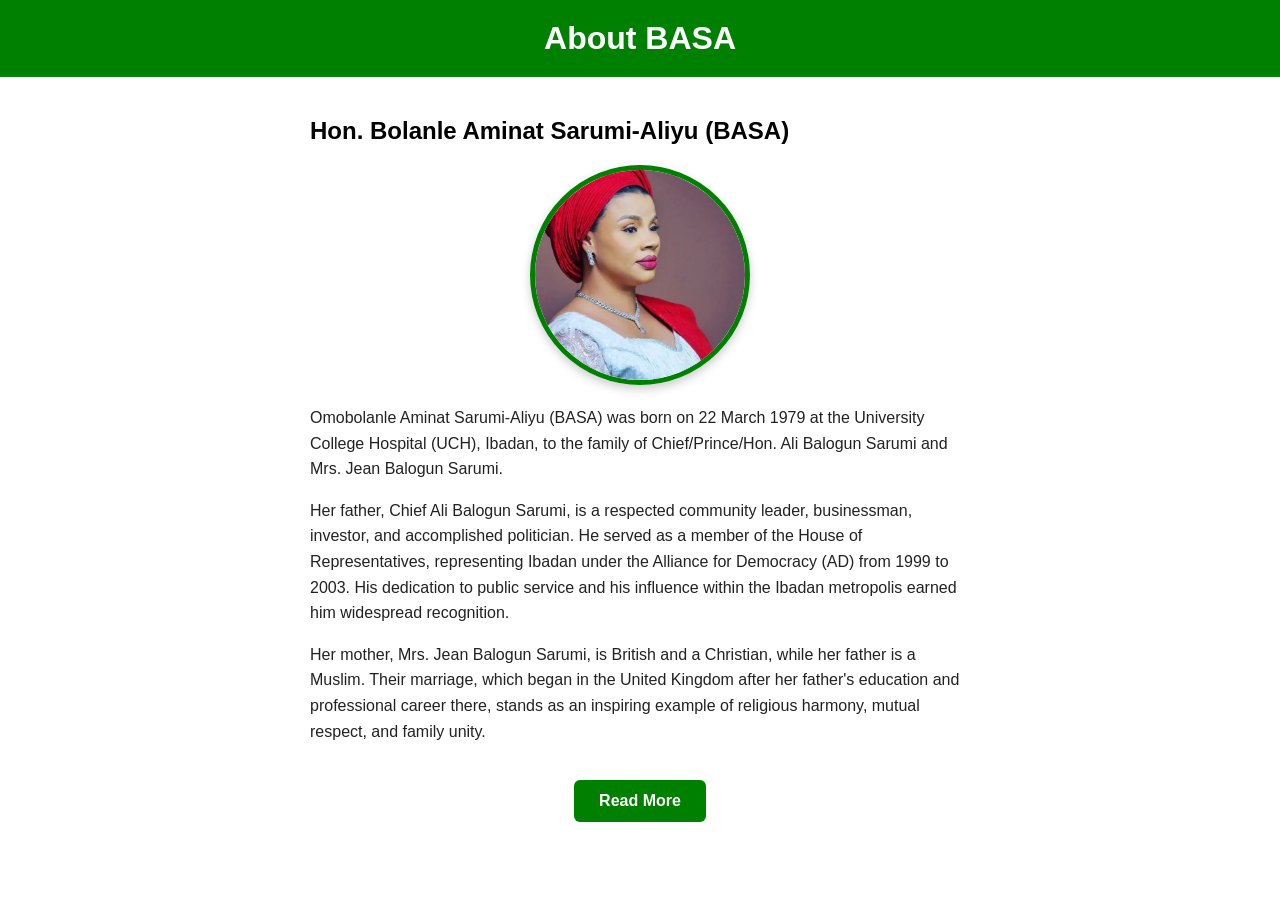
<file: about.html>
<!DOCTYPE html>
<html lang="en">
<head>
    <meta charset="UTF-8">
    <meta name="viewport" content="width=device-width, initial-scale=1.0">
    <title>About BASA</title>
    <style>
* { box-sizing: border-box; }
body { margin: 0; font-family: Arial, Helvetica, sans-serif; }
header {
    background-color: green;
    color: white;
    text-align: center;
    padding: 20px;
}
header h1 { font-size: 32px; margin: 0; }
section {
    max-width: 700px;
    margin: 0 auto;
    padding: 20px;
}
section h2 {
    font-size: 24px;
    margin-top: 20px;
}
section h3 {
    color: green;
    margin-top: 25px;
}
section p {
    font-size: 16px;
    line-height: 1.6;
    color: #222;
}
.hero-image {
    width: 220px;
    height: 220px;
    border-radius: 50%;
    object-fit: cover;
    display: block;
    margin: 20px auto;
    border: 5px solid green;
    box-shadow: 0 4px 10px rgba(0,0,0,0.2);
}
a { color: green; font-weight: bold; text-decoration: none; }
a:hover { text-decoration: underline; }

#fullBio {
    display: none;
}

.read-more-btn {
    display: inline-block;
    background-color: green;
    color: white;
    text-decoration: none;
    padding: 12px 25px;
    border-radius: 6px;
    font-weight: bold;
    margin-top: 20px;
    border: none;
    cursor: pointer;
    font-size: 16px;
}
.read-more-btn:hover {
    background-color: darkgreen;
    text-decoration: none;
}
.read-more-wrap {
    text-align: center;
}
</style>
</head>
<body>

<header>
    <h1>About BASA</h1>
</header>

<section>
    <h2>Hon. Bolanle Aminat Sarumi-Aliyu (BASA)</h2>

    <img src="[data-uri]" alt="Hon. Bolanle Aminat Sarumi-Aliyu" class="hero-image">

    <p>
        Omobolanle Aminat Sarumi-Aliyu (BASA) was born on 22 March 1979 at the University
        College Hospital (UCH), Ibadan, to the family of Chief/Prince/Hon. Ali Balogun Sarumi
        and Mrs. Jean Balogun Sarumi.
    </p>

    <p>
        Her father, Chief Ali Balogun Sarumi, is a respected community leader, businessman,
        investor, and accomplished politician. He served as a member of the House of
        Representatives, representing Ibadan under the Alliance for Democracy (AD) from 1999
        to 2003. His dedication to public service and his influence within the Ibadan
        metropolis earned him widespread recognition.
    </p>

    <p>
        Her mother, Mrs. Jean Balogun Sarumi, is British and a Christian, while her father is
        a Muslim. Their marriage, which began in the United Kingdom after her father's
        education and professional career there, stands as an inspiring example of religious
        harmony, mutual respect, and family unity.
    </p>

    <div id="fullBio">
        <h3>Educational Background</h3>

        <p>
            Omobolanle Sarumi-Aliyu is a woman of exceptional character who chose to pursue
            academic excellence through determination and hard work. She attended her primary
            and secondary education in Ibadan, Nigeria, before furthering her studies in the
            United Kingdom.
        </p>

        <p>
            She studied Social Work and Welfare, Psychology, Sociology, and later obtained a
            degree in Social Policy from Anglia Ruskin University, Cambridge, United Kingdom. Her
            educational background prepared her for a lifetime of leadership, entrepreneurship,
            humanitarian service, and public administration.
        </p>

        <h3>Entrepreneurship and Humanitarian Service</h3>

        <p>
            BASA is the Chief Executive Officer of Bees Bridal Ltd, an event planning, catering,
            decoration, and bridal services company. She is also the Chief Executive Officer of
            Mia Uniform, a uniform manufacturing company, and serves as a Resident Director of a
            British school in Abuja.
        </p>

        <p>
            She founded the Childhood Bridge International Initiative and the BASA Foundation,
            two non-governmental and non-profit organisations dedicated to supporting the less
            privileged, empowering vulnerable communities, and promoting social development
            across Nigeria.
        </p>

        <p>
            Her passion is to build a better Nigeria where every citizen matters regardless of
            tribe, religion, gender, or social status. She is happily married and blessed with
            children.
        </p>

        <h3>Political Career</h3>

        <p>
            Her journey in public service gained national attention in 2011 when she was
            appointed Special Assistant on Social Development to the then Minister of the Federal
            Capital Territory, Chief Jumoke Akinjide.
        </p>

        <p>
            Having grown up in a politically active family, BASA has remained deeply involved in
            grassroots politics and community development. In 2020, she was appointed Senior
            Special Assistant on Diaspora Affairs to the Executive Governor of Oyo State, where
            she worked to strengthen relationships between the state and Nigerians in the
            diaspora.
        </p>

        <p>
            She has also served as the National Chairperson of the Atikulated Global Movement,
            supporting PDP aspirants and candidates through mobilisation and political engagement.
        </p>

        <p>
            BASA's commitment to partisan politics is driven by her desire to serve the people,
            promote gender equality, strengthen democratic institutions, and provide purposeful
            leadership. She believes politics should be a platform for service, integrity,
            accountability, and development.
        </p>

        <p>
            With a vision of a more prosperous and inclusive Oyo State, Hon. Omobolanle Aminat
            Sarumi-Aliyu continues to inspire hope through her dedication to good governance and
            her determination to build a future where no one is left behind.
        </p>
    </div>

    <div class="read-more-wrap">
        <button class="read-more-btn" id="readMoreBtn">Read More</button>
    </div>
</section>

<script>
document.getElementById('readMoreBtn').addEventListener('click', function () {
    const bio = document.getElementById('fullBio');
    const btn = document.getElementById('readMoreBtn');
    if (bio.style.display === 'block') {
        bio.style.display = 'none';
        btn.textContent = 'Read More';
    } else {
        bio.style.display = 'block';
        btn.textContent = 'Show Less';
    }
});
</script>

</body>
</html>
</file>
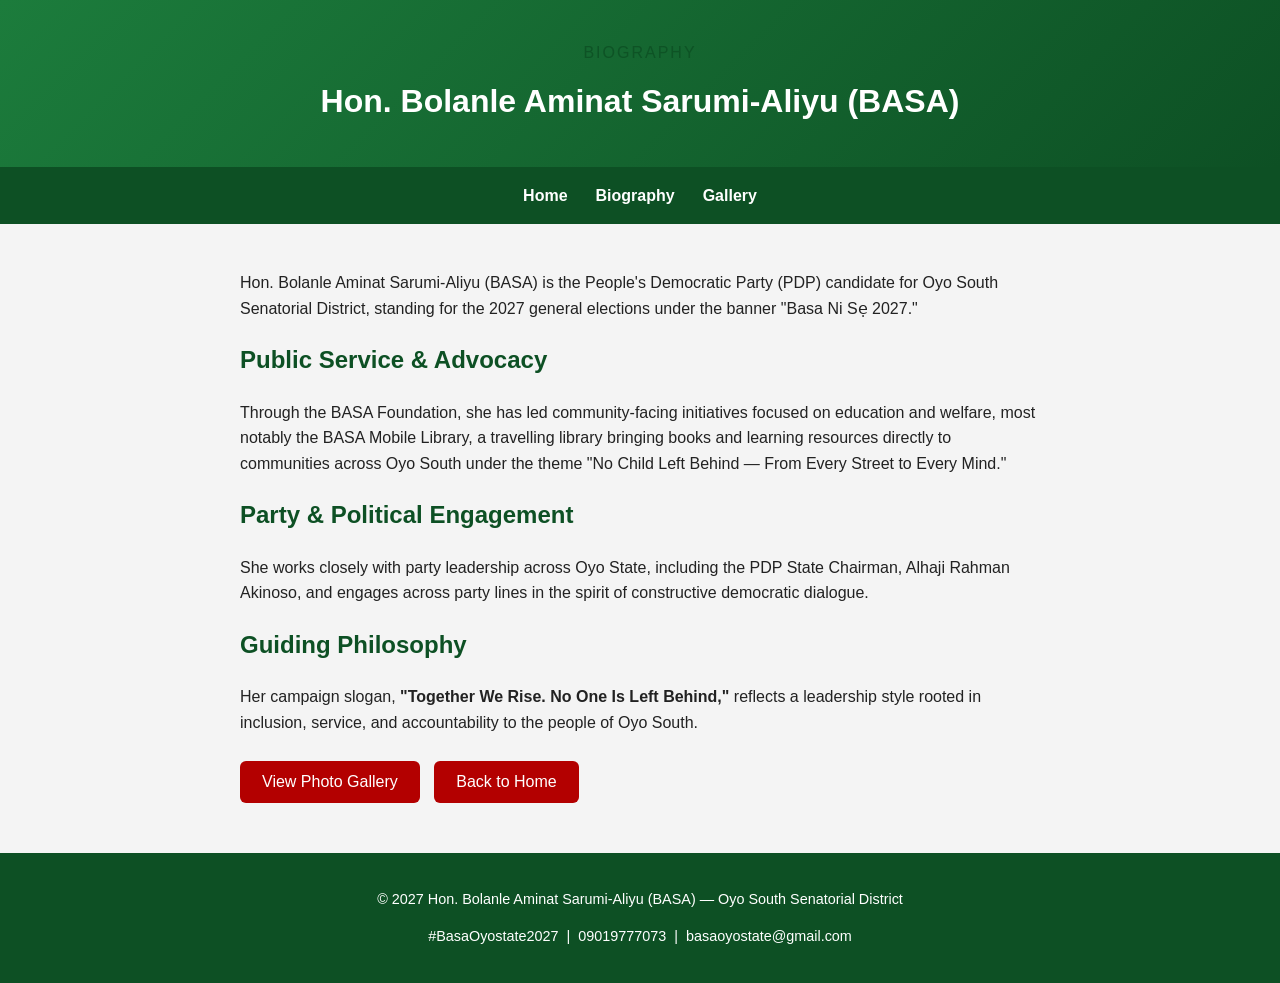
<file: biography.html>
<!DOCTYPE html>
<html lang="en">
<head>
    <meta charset="UTF-8">
    <meta name="viewport" content="width=device-width, initial-scale=1.0">
    <title>Biography | BASA Official Website</title>
    <style>
        body {
            margin: 0;
            font-family: Arial, Helvetica, sans-serif;
            background: #f4f4f4;
            color: #222;
            line-height: 1.6;
        }
        header.hero {
            background: linear-gradient(135deg, #1c7c3c, #0d5024);
            color: #fff;
            text-align: center;
            padding: 40px 20px;
        }
        header.hero h1 {
            margin: 10px 0 0;
            font-size: 2em;
        }
        header.hero h2.welcome-title {
            letter-spacing: 2px;
            font-weight: normal;
            margin: 0;
            font-size: 1em;
            opacity: 0.85;
        }
        nav {
            display: flex;
            flex-wrap: wrap;
            justify-content: center;
            background: #0d5024;
            padding: 10px;
        }
        nav a {
            color: #fff;
            text-decoration: none;
            margin: 6px 14px;
            font-weight: bold;
        }
        nav a:hover {
            text-decoration: underline;
        }
        .container {
            max-width: 800px;
            margin: 0 auto;
            padding: 30px 20px 50px;
        }
        h2 {
            color: #0d5024;
        }
        button {
            background: #b30000;
            color: #fff;
            border: none;
            padding: 12px 22px;
            font-size: 1em;
            border-radius: 6px;
            cursor: pointer;
            margin: 10px 10px 0 0;
        }
        button:hover {
            background: #8a0000;
        }
        a {
            text-decoration: none;
        }
        footer.registration-header {
            background: #0d5024;
            color: #fff;
            text-align: center;
            padding: 20px;
            font-size: 0.9em;
        }
    </style>
</head>
<body>

<header class="hero">
    <h2 class="welcome-title">BIOGRAPHY</h2>
    <h1>Hon. Bolanle Aminat Sarumi-Aliyu (BASA)</h1>
</header>

<nav>
    <a href="index.html">Home</a>
    <a href="biography.html">Biography</a>
    <a href="gallery.html">Gallery</a>
</nav>

<div class="container">
    <p>
        Hon. Bolanle Aminat Sarumi-Aliyu (BASA) is the People's
        Democratic Party (PDP) candidate for Oyo South Senatorial
        District, standing for the 2027 general elections under the
        banner "Basa Ni S&#7865; 2027."
    </p>

    <h2>Public Service &amp; Advocacy</h2>
    <p>
        Through the BASA Foundation, she has led community-facing
        initiatives focused on education and welfare, most notably the
        BASA Mobile Library, a travelling library bringing books and
        learning resources directly to communities across Oyo South
        under the theme "No Child Left Behind &mdash; From Every Street
        to Every Mind."
    </p>

    <h2>Party &amp; Political Engagement</h2>
    <p>
        She works closely with party leadership across Oyo State,
        including the PDP State Chairman, Alhaji Rahman Akinoso, and
        engages across party lines in the spirit of constructive
        democratic dialogue.
    </p>

    <h2>Guiding Philosophy</h2>
    <p>
        Her campaign slogan, <strong>"Together We Rise. No One Is Left
        Behind,"</strong> reflects a leadership style rooted in
        inclusion, service, and accountability to the people of Oyo
        South.
    </p>

    <a href="gallery.html"><button>View Photo Gallery</button></a>
    <a href="index.html"><button>Back to Home</button></a>
</div>

<footer class="registration-header">
    <p>&copy; 2027 Hon. Bolanle Aminat Sarumi-Aliyu (BASA) &mdash; Oyo South Senatorial District</p>
    <p>#BasaOyostate2027 &nbsp;|&nbsp; 09019777073 &nbsp;|&nbsp; basaoyostate@gmail.com</p>
</footer>

</body>
</html>
</file>
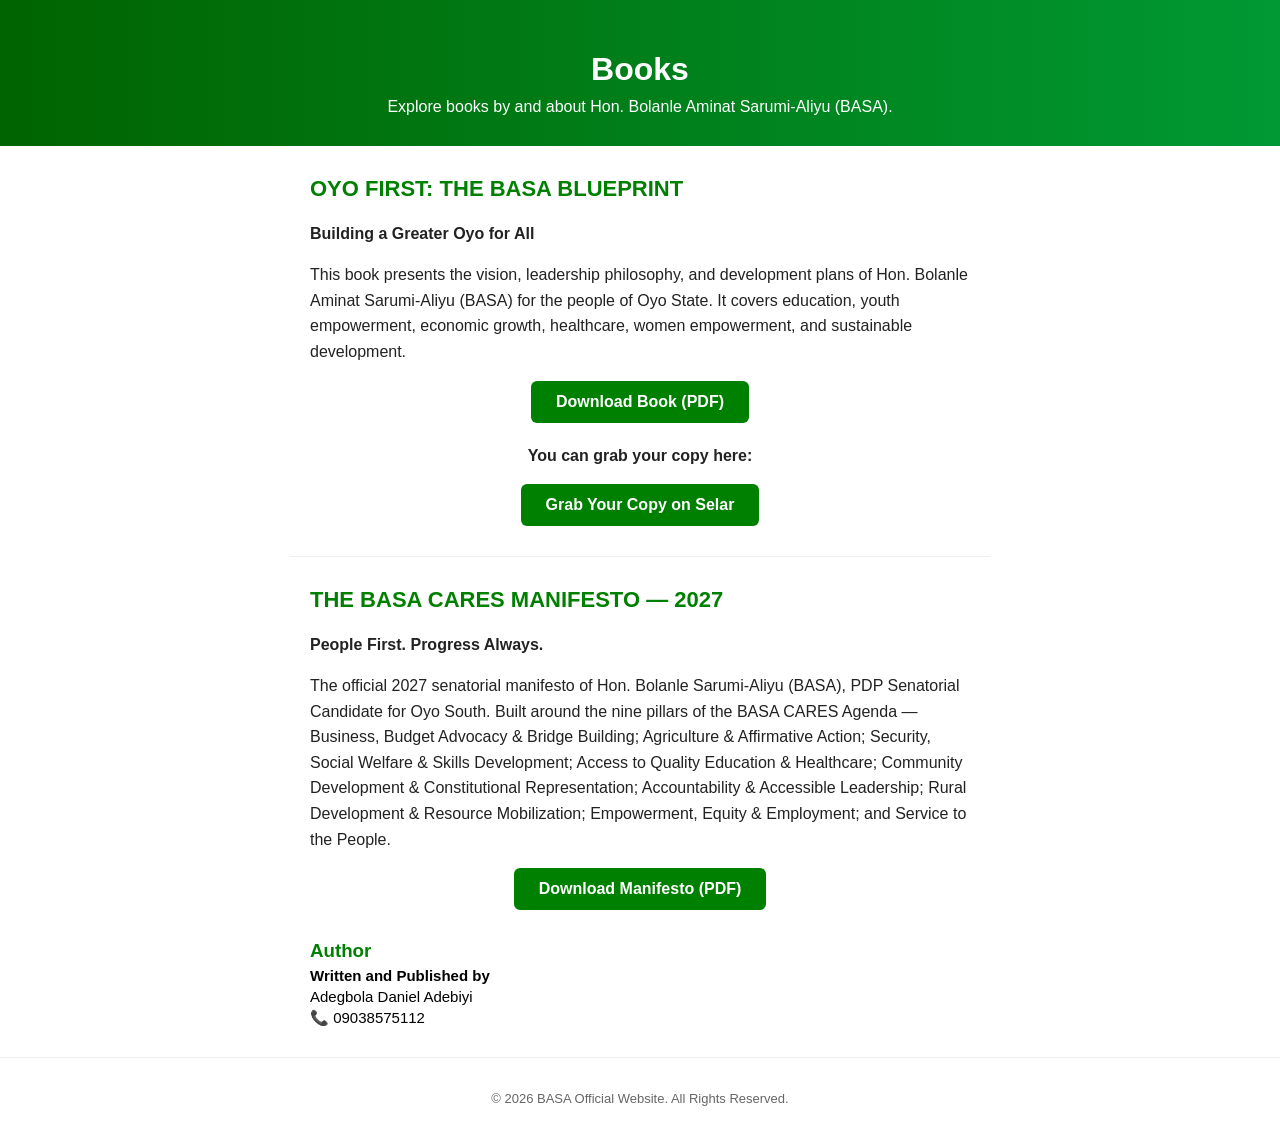
<file: books-3.html>
<!DOCTYPE html>
<html lang="en">
<head>
    <meta charset="UTF-8">
    <meta name="viewport" content="width=device-width, initial-scale=1.0">
    <title>Books | BASA Official Website</title>
    <style>
* { box-sizing: border-box; }
body { margin: 0; font-family: Arial, Helvetica, sans-serif; }

.hero {
    background: linear-gradient(to right, #006400, #009933);
    color: white;
    text-align: center;
    padding: 30px 20px;
}
.hero h1 {
    font-size: 32px;
    margin-bottom: 10px;
}
.hero p {
    font-size: 16px;
    margin: 0;
}

.books-section {
    max-width: 700px;
    margin: 30px auto;
    padding: 0 20px;
}
.books-section h2 {
    color: green;
    font-size: 22px;
}
.books-section p {
    font-size: 16px;
    line-height: 1.6;
    color: #222;
}

.author {
    max-width: 700px;
    margin: 20px auto;
    padding: 0 20px;
}
.author h3 {
    color: green;
    margin-bottom: 5px;
}
.author p {
    margin: 4px 0;
    font-size: 15px;
}

.read-btn {
    display: block;
    width: fit-content;
    background-color: green;
    color: white;
    text-decoration: none;
    padding: 12px 25px;
    border-radius: 6px;
    font-weight: bold;
    margin: 15px auto;
    text-align: center;
}
.read-btn:hover {
    background-color: darkgreen;
}

.grab-copy-text {
    text-align: center;
    font-size: 16px;
    margin-top: 20px;
}

footer {
    text-align: center;
    padding: 20px;
    color: #666;
    font-size: 13px;
    margin-top: 30px;
    border-top: 1px solid #eee;
}
</style>
</head>
<body>

<header class="hero">
    <h1>Books</h1>
    <p>Explore books by and about Hon. Bolanle Aminat Sarumi-Aliyu (BASA).</p>
</header>

<section class="books-section">

    <h2>OYO FIRST: THE BASA BLUEPRINT</h2>

    <p>
        <strong>Building a Greater Oyo for All</strong>
    </p>

    <p>
        This book presents the vision, leadership philosophy, and development plans of Hon. Bolanle Aminat Sarumi-Aliyu (BASA) for the people of Oyo State. It covers education, youth empowerment, economic growth, healthcare, women empowerment, and sustainable development.
    </p>

    <a href="book.pdf" download class="read-btn">
        Download Book (PDF)
    </a>

    <p class="grab-copy-text"><strong>You can grab your copy here:</strong></p>

    <a href="https://selar.com/f891o97r47" target="_blank" class="read-btn">
        Grab Your Copy on Selar
    </a>

</section>

<hr style="max-width:700px;margin:30px auto;border:none;border-top:1px solid #eee;">

<section class="books-section">

    <h2>THE BASA CARES MANIFESTO — 2027</h2>

    <p>
        <strong>People First. Progress Always.</strong>
    </p>

    <p>
        The official 2027 senatorial manifesto of Hon. Bolanle Sarumi-Aliyu (BASA), PDP Senatorial Candidate for Oyo South. Built around the nine pillars of the BASA CARES Agenda — Business, Budget Advocacy &amp; Bridge Building; Agriculture &amp; Affirmative Action; Security, Social Welfare &amp; Skills Development; Access to Quality Education &amp; Healthcare; Community Development &amp; Constitutional Representation; Accountability &amp; Accessible Leadership; Rural Development &amp; Resource Mobilization; Empowerment, Equity &amp; Employment; and Service to the People.
    </p>

    <a href="manifesto-2027.pdf" download class="read-btn">
        Download Manifesto (PDF)
    </a>

</section>

<div class="author">
    <h3>Author</h3>
    <p><strong>Written and Published by</strong></p>
    <p>Adegbola Daniel Adebiyi</p>
    <p>📞 09038575112</p>
</div>

<footer>
    <p>&copy; 2026 BASA Official Website. All Rights Reserved.</p>
</footer>

</body>
</html>
</file>
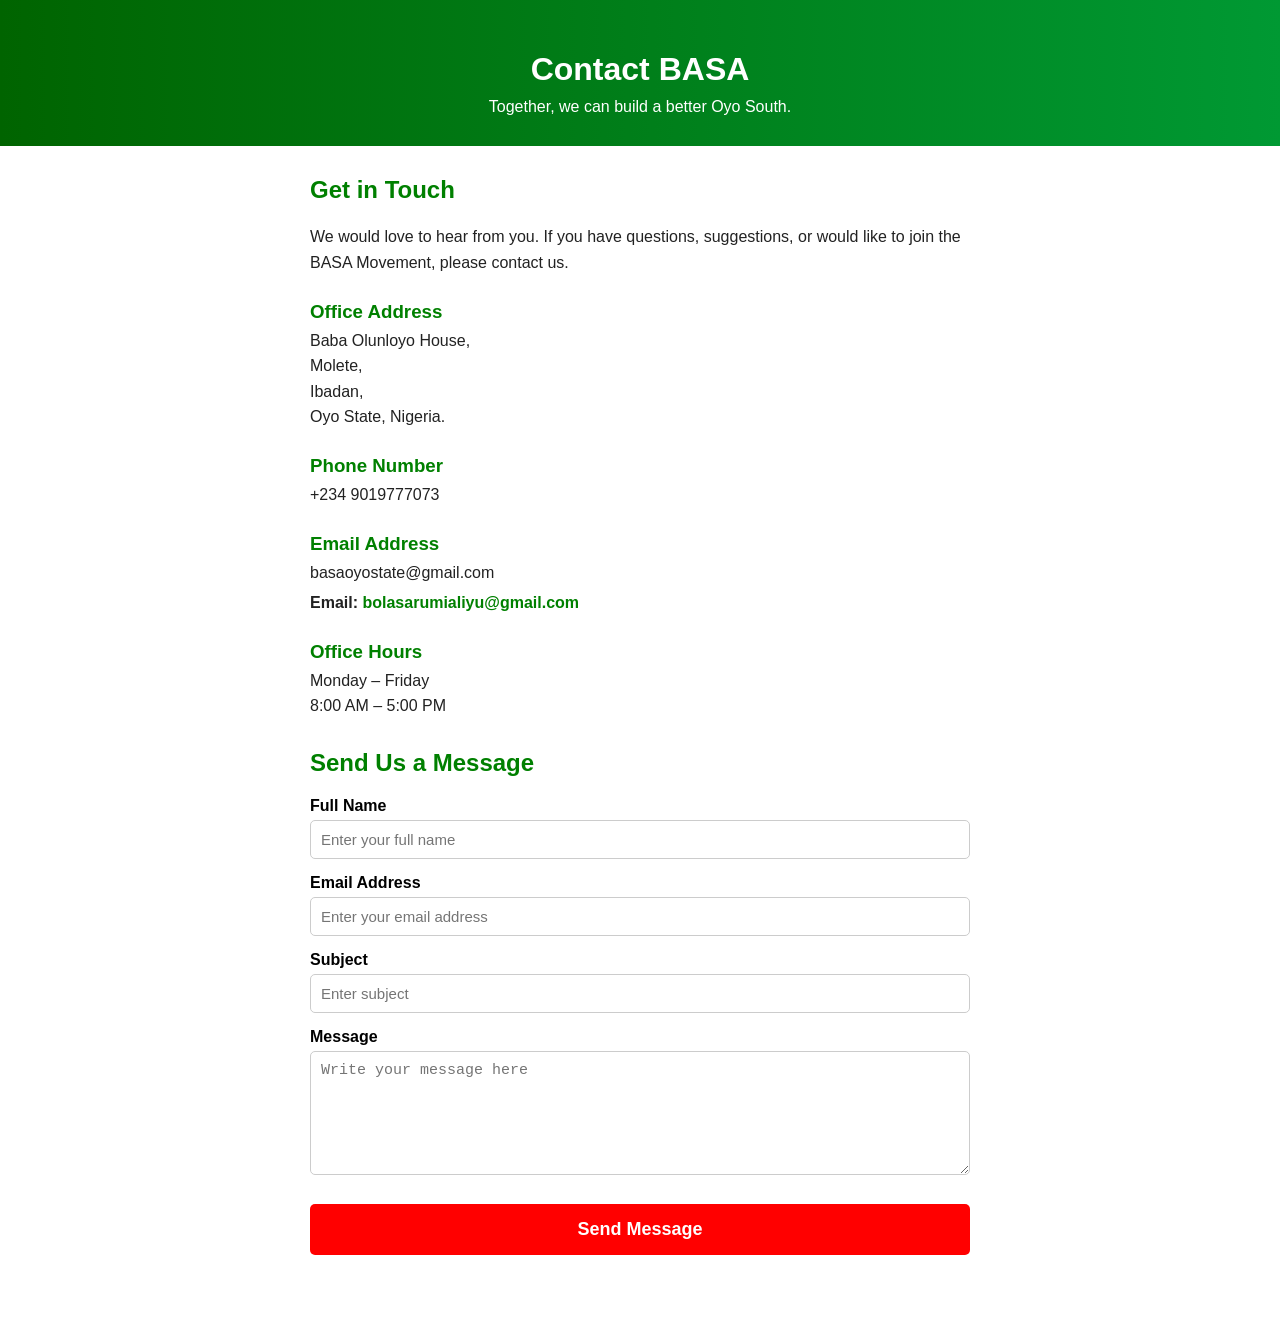
<file: contact.html>
<!DOCTYPE html>
<html lang="en">
<head>
    <meta charset="UTF-8">
    <meta name="viewport" content="width=device-width, initial-scale=1.0">
    <title>Contact - BASA Official Website</title>
    <style>
* { box-sizing: border-box; }
body { margin: 0; font-family: Arial, Helvetica, sans-serif; }

.hero {
    background: linear-gradient(to right, #006400, #009933);
    color: white;
    text-align: center;
    padding: 30px 20px;
}
.hero h1 {
    font-size: 32px;
    margin-bottom: 10px;
}
.hero p {
    font-size: 16px;
    margin: 0;
}

.container {
    max-width: 700px;
    margin: 30px auto;
    padding: 0 20px 40px;
}

.container h2 {
    color: green;
    font-size: 24px;
    margin-top: 30px;
}

.container h3 {
    color: green;
    margin-top: 25px;
    margin-bottom: 5px;
}

.container p {
    font-size: 16px;
    line-height: 1.6;
    color: #222;
    margin: 5px 0;
}

.container a {
    color: green;
    font-weight: bold;
    text-decoration: none;
}
.container a:hover {
    text-decoration: underline;
}

form {
    margin-top: 20px;
}

label {
    display: block;
    margin-top: 15px;
    font-weight: bold;
}

input,
textarea {
    width: 100%;
    padding: 10px;
    margin-top: 5px;
    border: 1px solid #ccc;
    border-radius: 5px;
    font-size: 15px;
}

textarea {
    resize: vertical;
}

button[type="submit"] {
    width: 100%;
    background: red;
    color: white;
    padding: 15px;
    border: none;
    border-radius: 5px;
    font-size: 18px;
    margin-top: 25px;
    cursor: pointer;
    font-weight: bold;
}

button[type="submit"]:hover {
    background: #006400;
}
</style>
</head>

<body>

<header class="hero">
    <h1>Contact BASA</h1>
    <p>Together, we can build a better Oyo South.</p>
</header>

<div class="container">

    <h2>Get in Touch</h2>

    <p>We would love to hear from you. If you have questions, suggestions, or would like to join the BASA Movement, please contact us.</p>

    <h3>Office Address</h3>

    <p>Baba Olunloyo House,<br>
    Molete,<br>
    Ibadan,<br>
    Oyo State, Nigeria.</p>

    <h3>Phone Number</h3>
    <p>+234 9019777073</p>

    <h3>Email Address</h3>
    <p>basaoyostate@gmail.com</p>
    <p><strong>Email:</strong> 
    <a href="mailto:bolasarumialiyu@gmail.com">bolasarumialiyu@gmail.com</a>
    </p>

    <h3>Office Hours</h3>
    <p>Monday – Friday<br>
    8:00 AM – 5:00 PM</p>

    <h2>Send Us a Message</h2>

    <form>

        <label>Full Name</label>
        <input type="text" placeholder="Enter your full name">

        <label>Email Address</label>
        <input type="email" placeholder="Enter your email address">

        <label>Subject</label>
        <input type="text" placeholder="Enter subject">

        <label>Message</label>
        <textarea rows="6" placeholder="Write your message here"></textarea>

        <button type="submit">Send Message</button>

    </form>

</div>

</body>
</html>
</file>
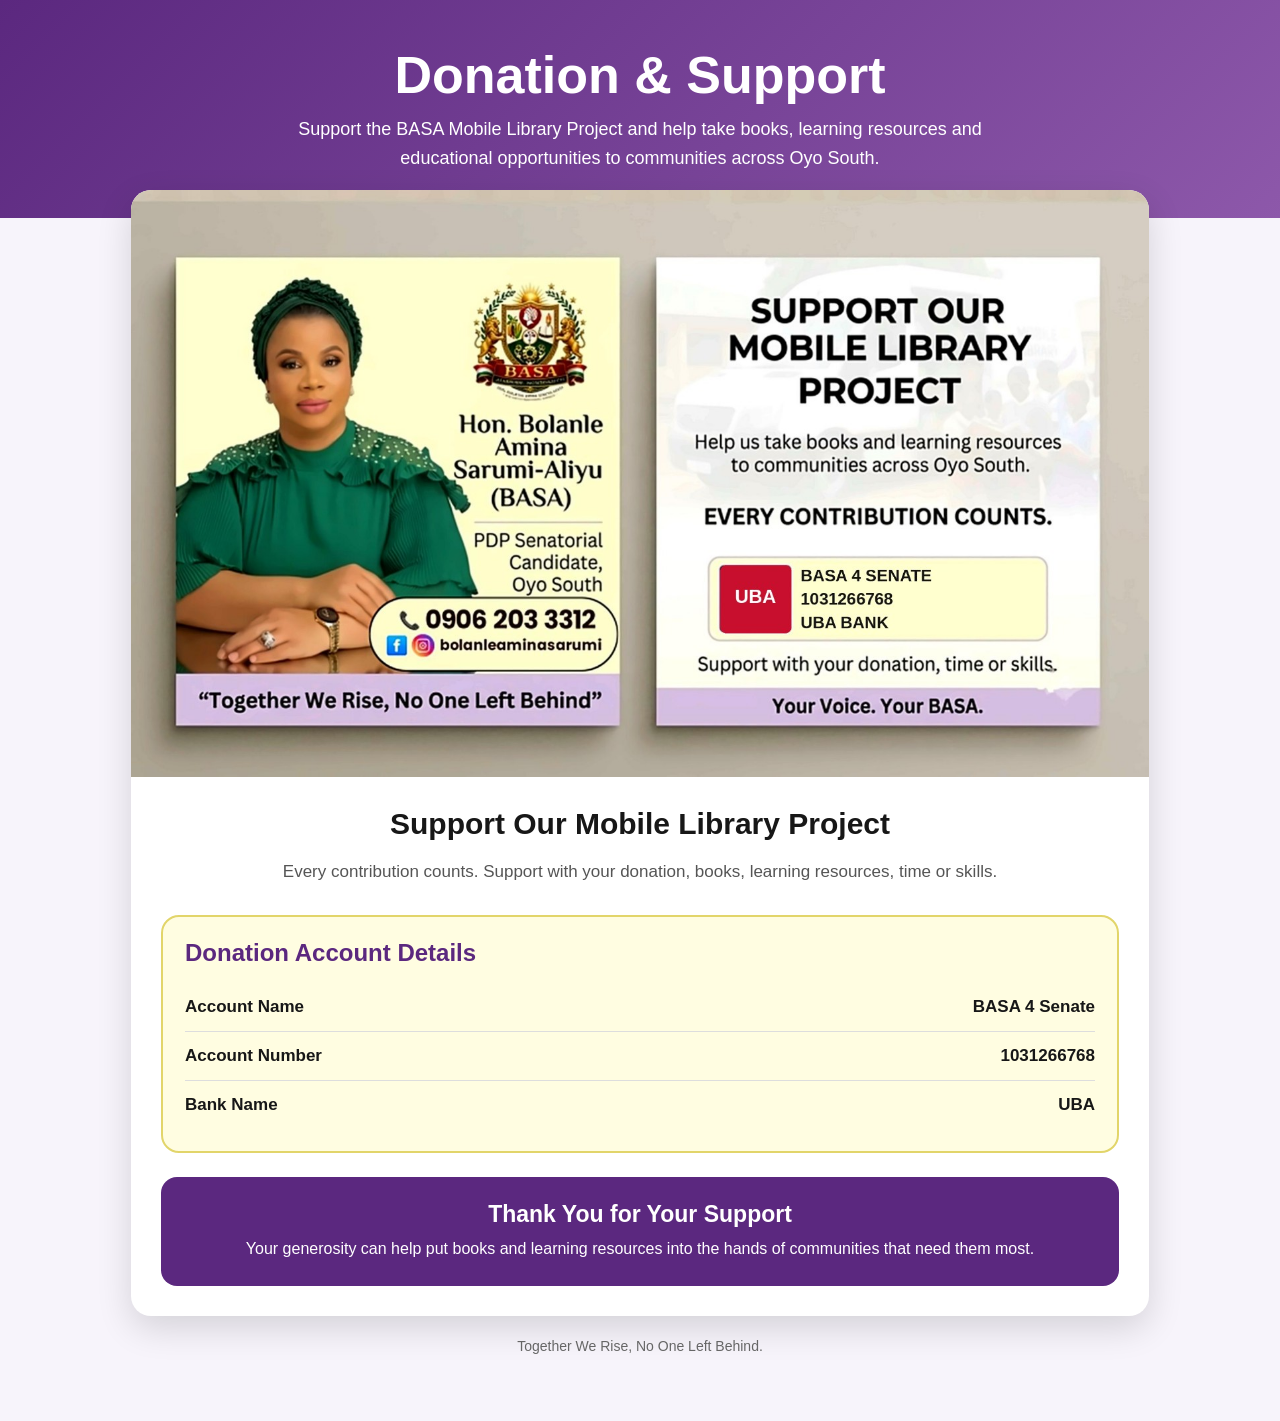
<file: Donation & support.html>
<!DOCTYPE html>
<html lang="en">
<head>
<meta charset="UTF-8">
<meta name="viewport" content="width=device-width, initial-scale=1.0">
<title>BASA — Donation & Support</title>
<style>
*{box-sizing:border-box}
body{margin:0;font-family:Arial,Helvetica,sans-serif;background:#f7f4fb;color:#171717}
.hero{background:linear-gradient(135deg,#5b287f,#8d58aa);color:white;text-align:center;padding:45px 20px}
.hero h1{margin:0 0 10px;font-size:clamp(32px,7vw,52px)}
.hero p{max-width:760px;margin:auto;font-size:18px;line-height:1.6}
.wrap{max-width:1050px;margin:-28px auto 45px;padding:0 16px}
.card{background:#fff;border-radius:20px;overflow:hidden;box-shadow:0 12px 35px rgba(0,0,0,.14)}
.support-image{width:100%;height:auto;display:block}
.content{padding:30px}
.intro{text-align:center;max-width:780px;margin:0 auto 28px}
.intro h2{font-size:30px;margin:0 0 12px}
.intro p{font-size:17px;line-height:1.7;color:#555}
.account{background:#fffde1;border:2px solid #e2d56a;border-radius:18px;padding:22px}
.account h3{margin:0 0 16px;color:#5b287f;font-size:24px}
.row{display:flex;justify-content:space-between;gap:20px;padding:14px 0;border-bottom:1px solid #ddd;font-size:17px}
.row:last-child{border-bottom:0}
.label{font-weight:700}
.value{font-weight:700;text-align:right}
.cta{margin-top:24px;background:#5b287f;color:#fff;border-radius:16px;padding:24px;text-align:center}
.cta h3{margin:0 0 8px;font-size:23px}
.cta p{margin:0;line-height:1.6}
.footer{text-align:center;padding:22px 10px;color:#666;font-size:14px}
@media(max-width:600px){
.content{padding:20px}
.row{flex-direction:column;gap:5px}
.value{text-align:left}
}
</style>
</head>
<body>
<header class="hero">
<h1>Donation &amp; Support</h1>
<p>Support the BASA Mobile Library Project and help take books, learning resources and educational opportunities to communities across Oyo South.</p>
</header>

<main class="wrap">
<section class="card">
<img class="support-image" src="[data-uri]" alt="BASA Mobile Library Project — Donation and Support">

<div class="content">
<div class="intro">
<h2>Support Our Mobile Library Project</h2>
<p>Every contribution counts. Support with your donation, books, learning resources, time or skills.</p>
</div>

<div class="account">
<h3>Donation Account Details</h3>
<div class="row"><span class="label">Account Name</span><span class="value">BASA 4 Senate</span></div>
<div class="row"><span class="label">Account Number</span><span class="value">1031266768</span></div>
<div class="row"><span class="label">Bank Name</span><span class="value">UBA</span></div>
</div>

<div class="cta">
<h3>Thank You for Your Support</h3>
<p>Your generosity can help put books and learning resources into the hands of communities that need them most.</p>
</div>
</div>
</section>
<div class="footer">Together We Rise, No One Left Behind.</div>
</main>
</body>
</html>
</file>
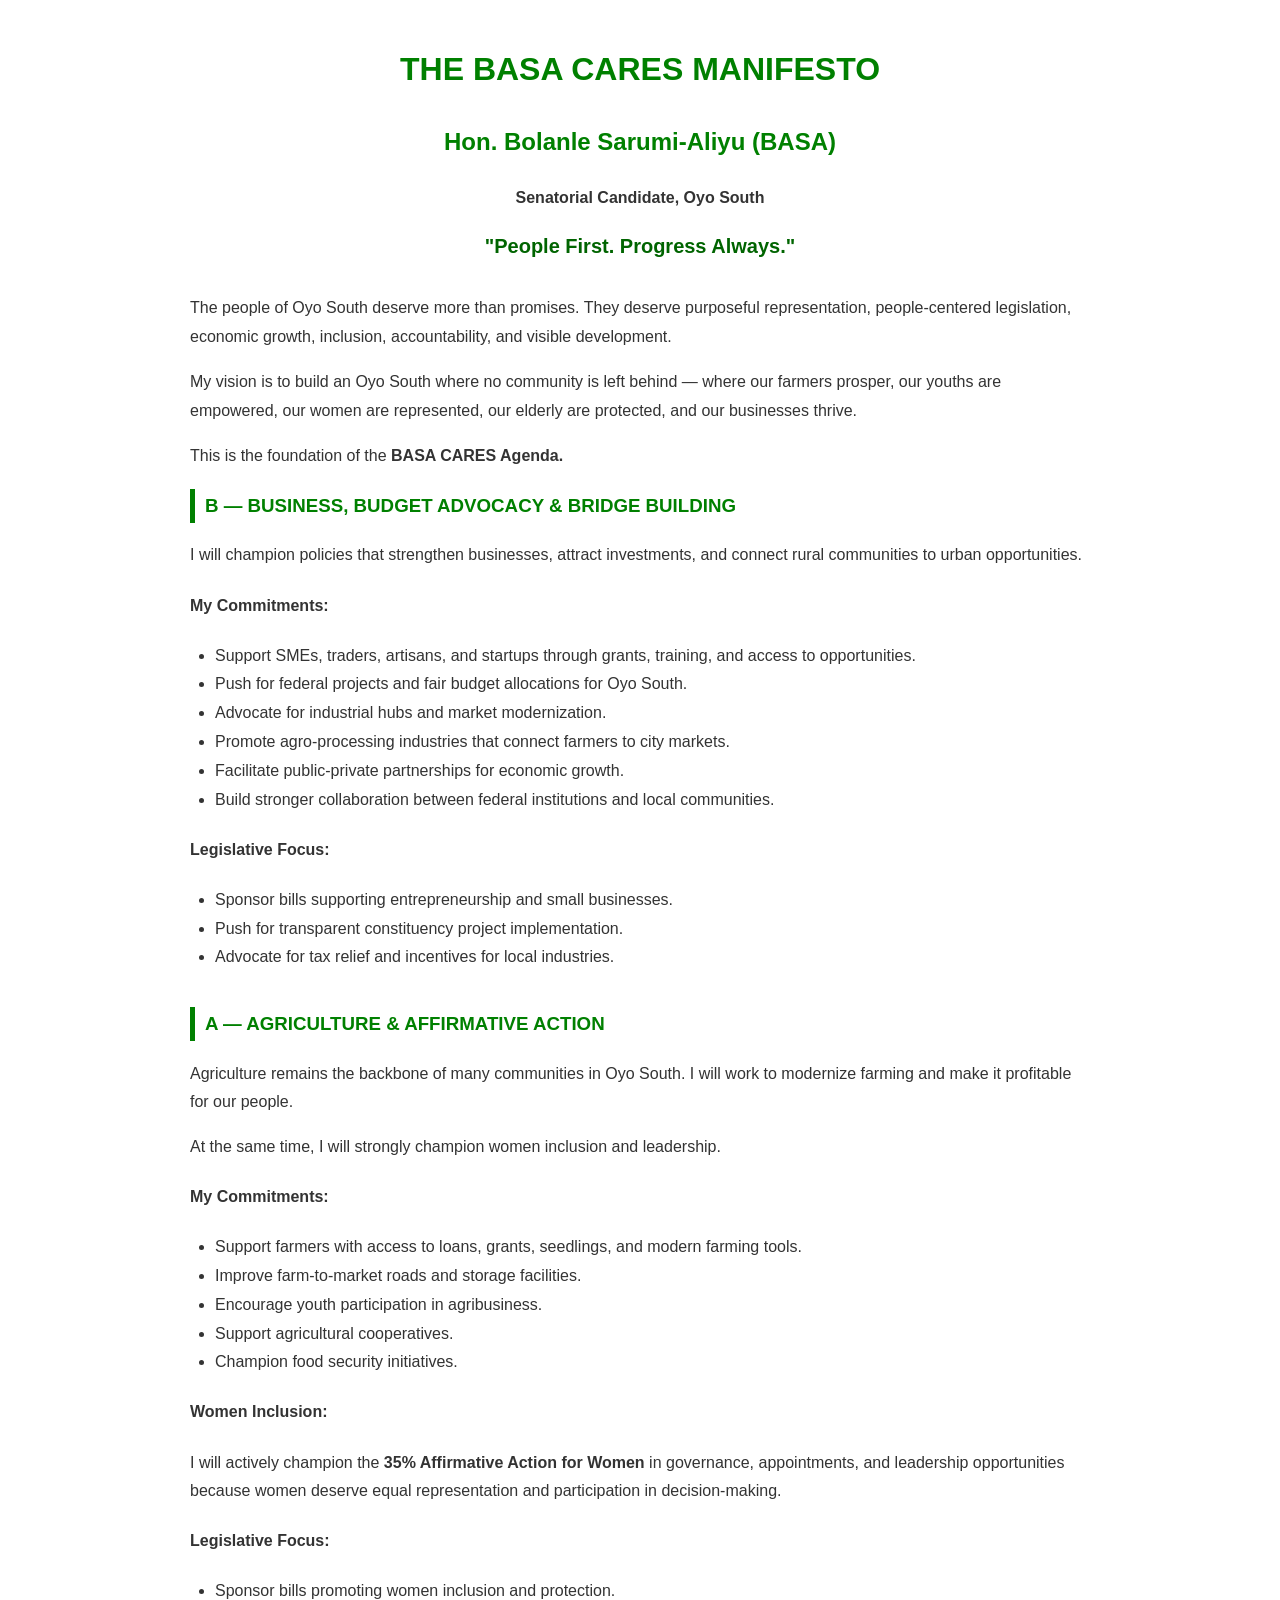
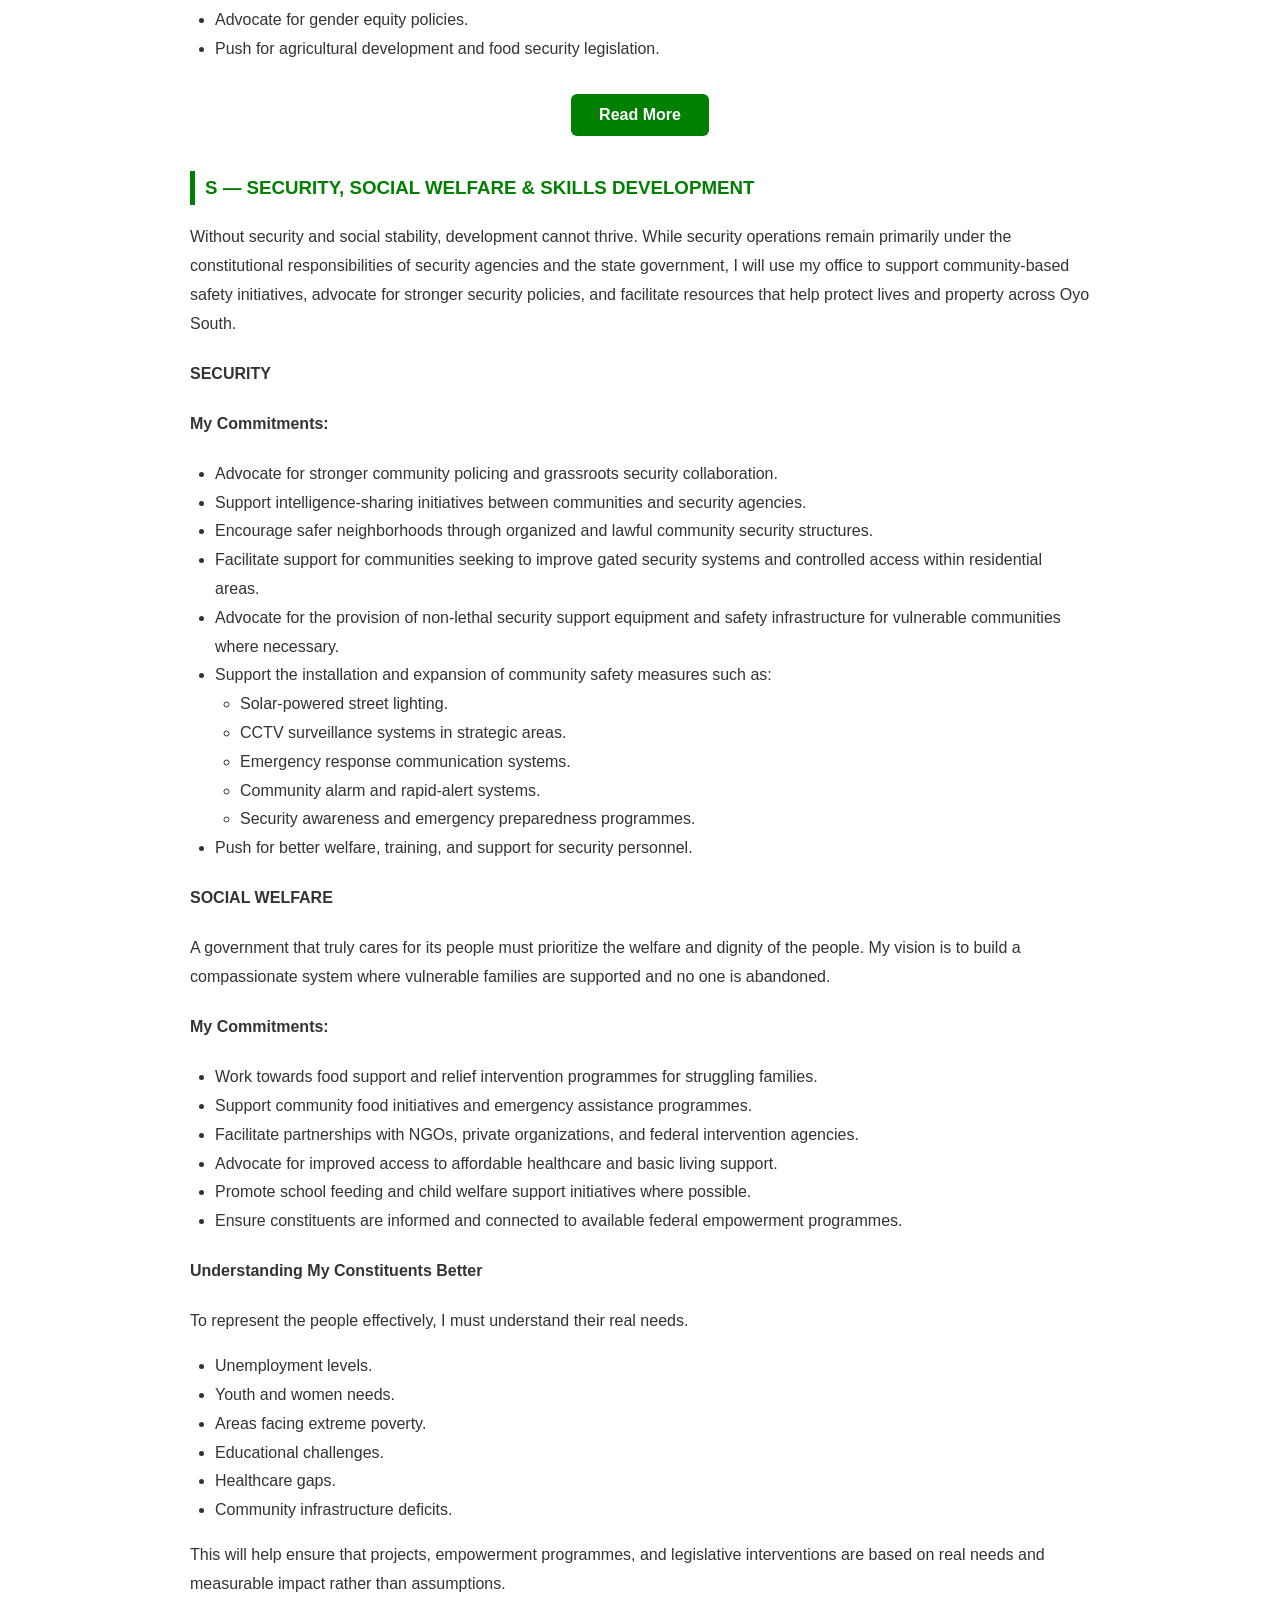
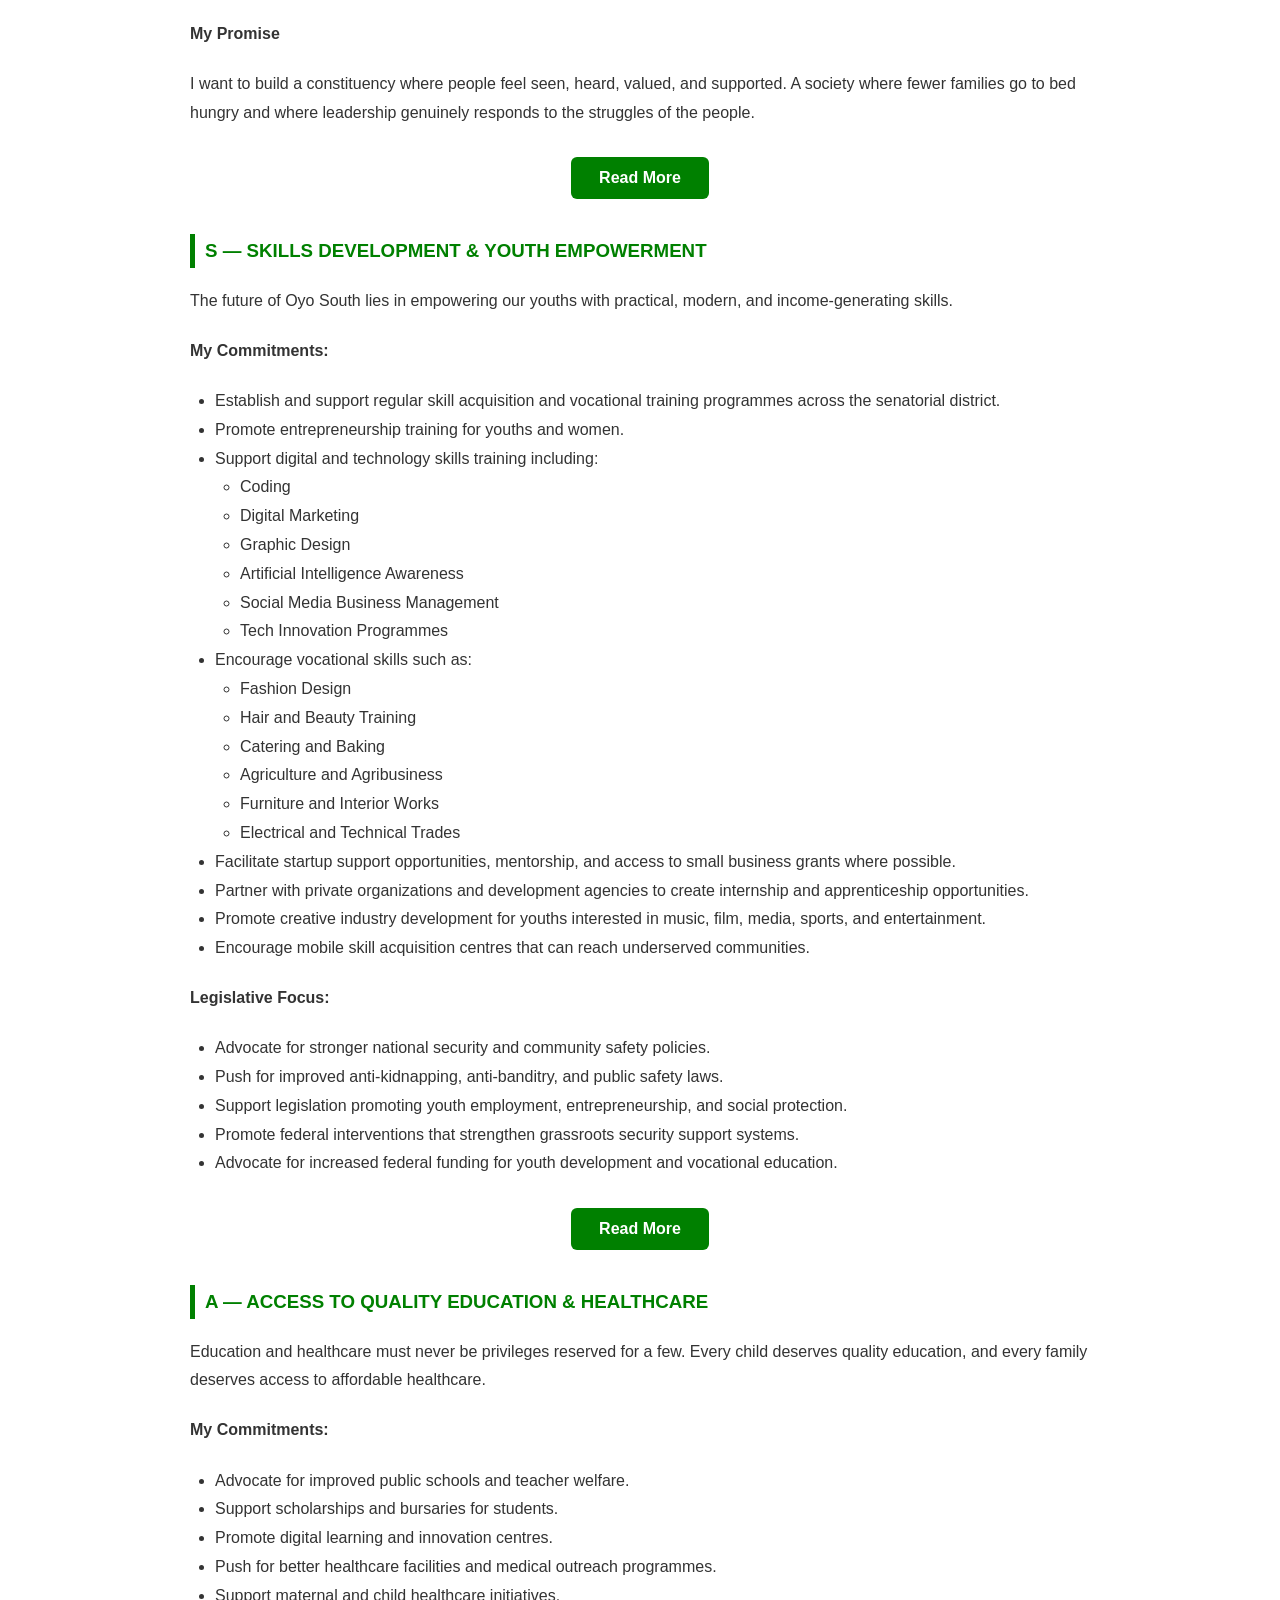
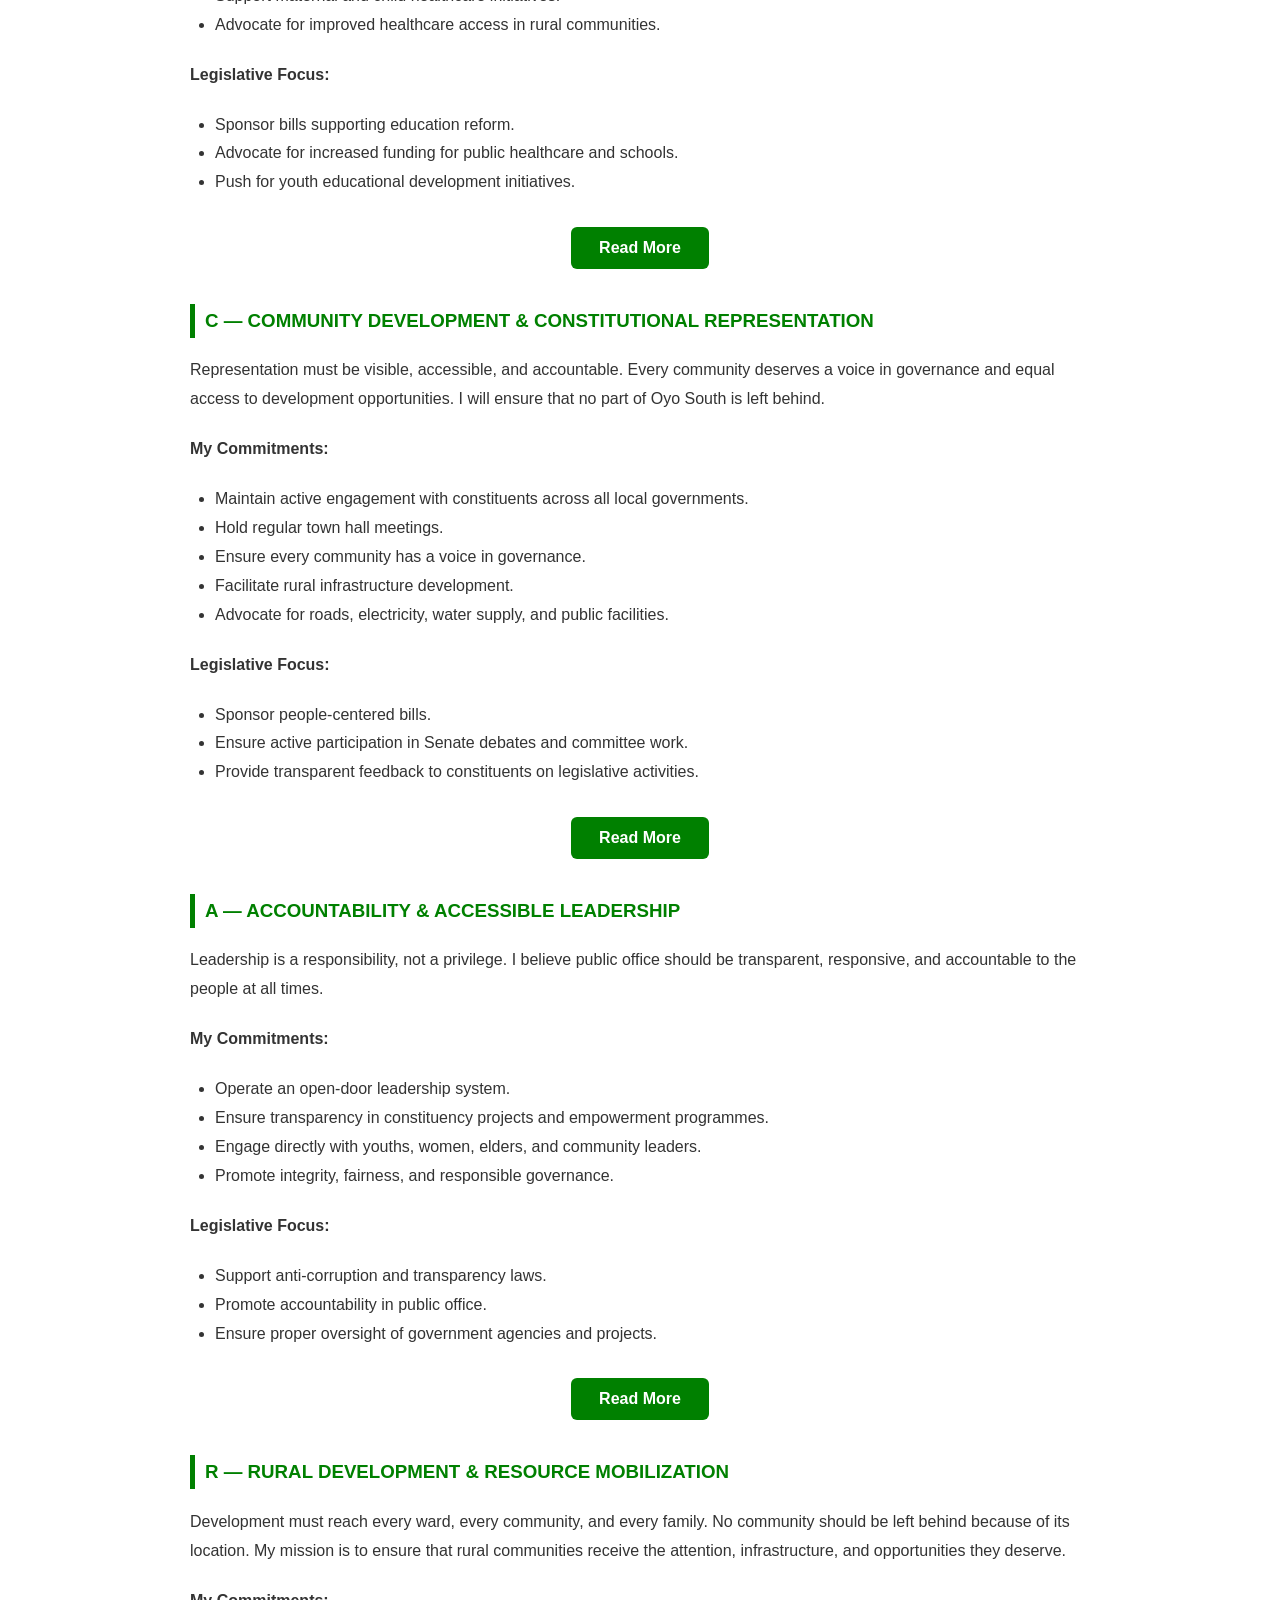
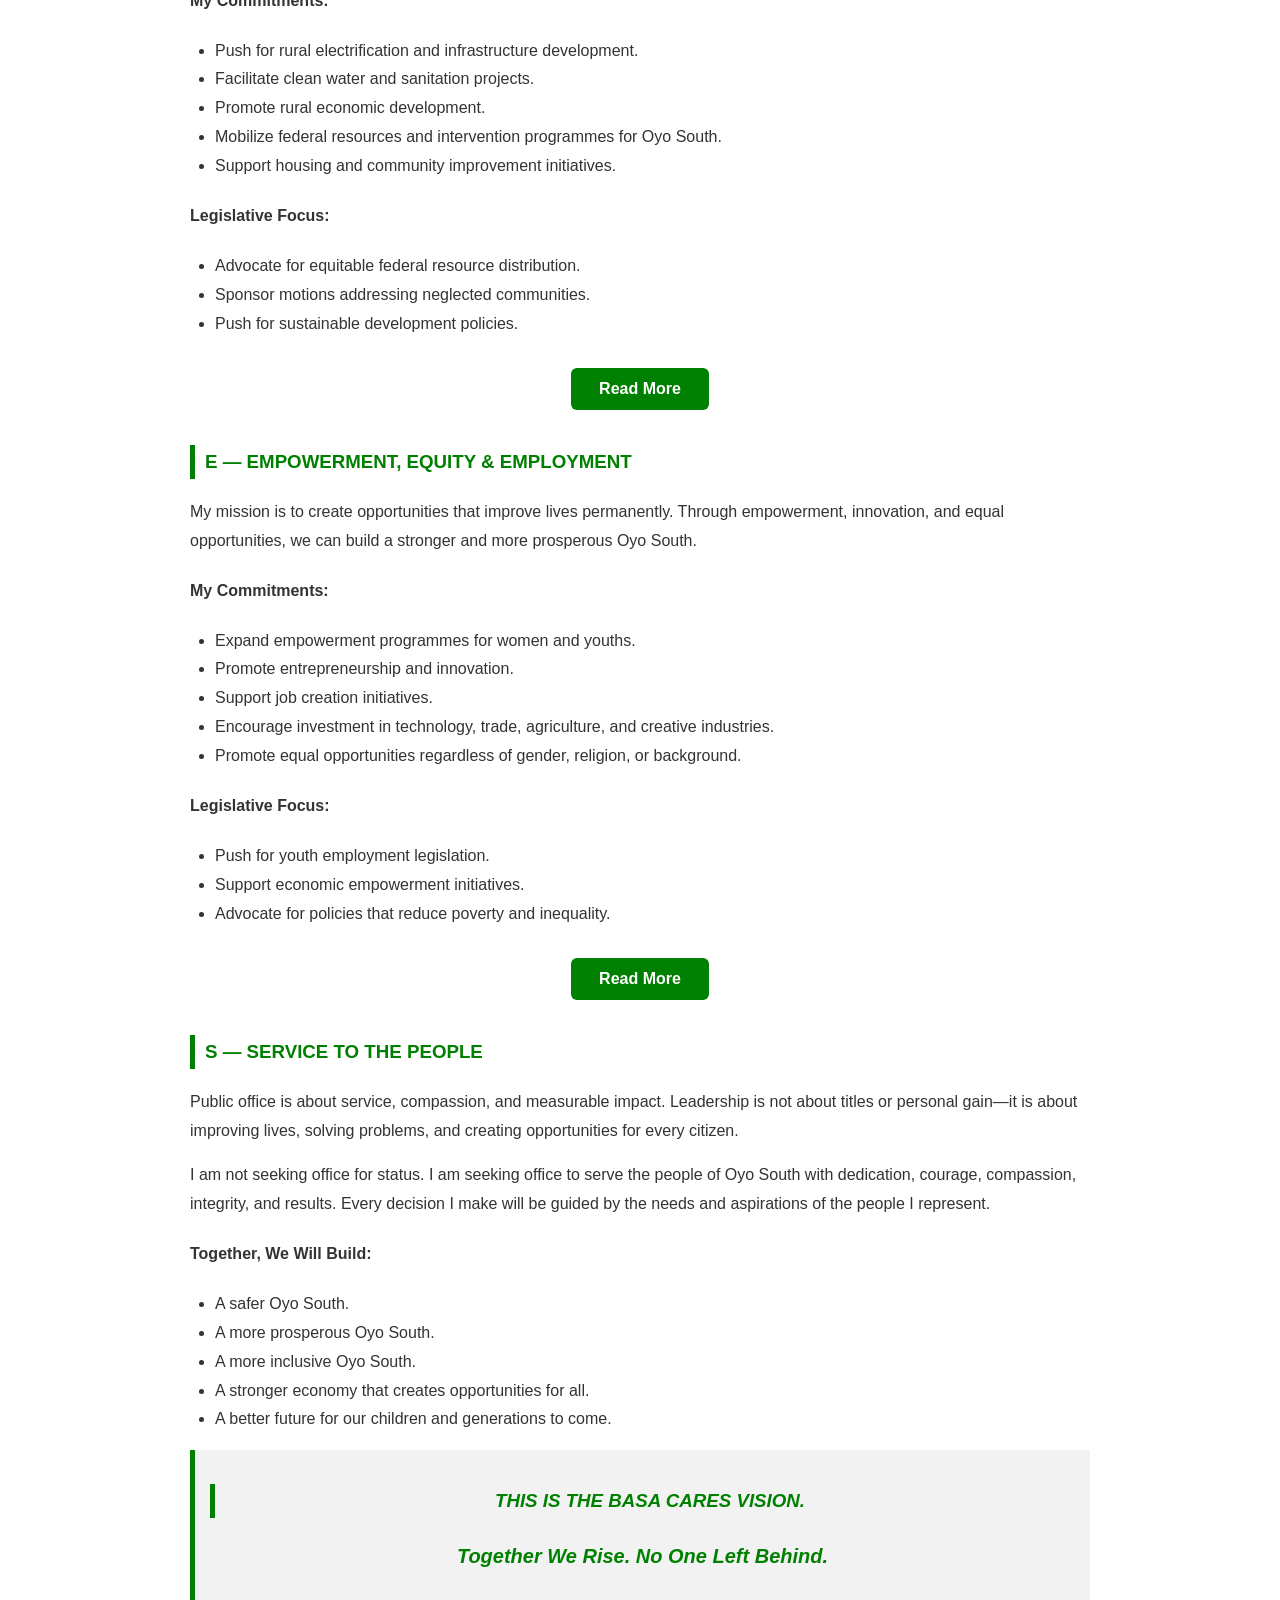
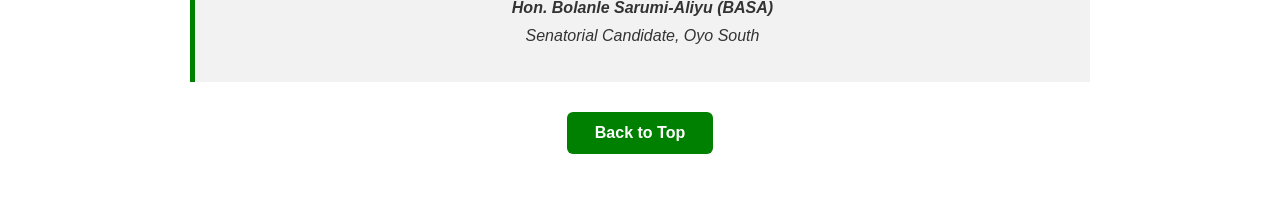
<file: manifesto.html>
<!DOCTYPE html>
<html>
<head>
    <meta charset="UTF-8">
    <meta name="viewport" content="width=device-width, initial-scale=1.0">
    <title>BASA CARES Manifesto</title>

    <style>
        html {
            scroll-behavior: smooth;
        }

        body {
            font-family: Arial, sans-serif;
            line-height: 1.8;
            margin: 0;
            padding: 20px;
            background: #ffffff;
            color: #333;
        }

        .container {
            max-width: 900px;
            margin: auto;
        }

        h1, h2 {
            color: green;
            text-align: center;
        }

        h3 {
            color: green;
            border-left: 5px solid green;
            padding-left: 10px;
        }

        .tagline {
            text-align: center;
            font-size: 20px;
            font-weight: bold;
            color: darkgreen;
            margin-bottom: 30px;
        }

        .section {
            margin-bottom: 35px;
            max-width: 900px;
            margin-left: auto;
            margin-right: auto;
        }

        ul {
            padding-left: 25px;
        }

        .quote {
            background: #f2f2f2;
            padding: 15px;
            border-left: 5px solid green;
            font-style: italic;
        }

        .read-more-wrap {
            text-align: center;
            margin-top: 30px;
        }

        .read-more-wrap button {
            background: green;
            color: white;
            border: none;
            padding: 12px 28px;
            border-radius: 6px;
            font-size: 16px;
            font-weight: bold;
            cursor: pointer;
        }

        .read-more-wrap button:hover {
            background: darkgreen;
        }
    </style>

</head>

<body id="top">

<div class="container">

<h1>THE BASA CARES MANIFESTO</h1>

<h2>Hon. Bolanle Sarumi-Aliyu (BASA)</h2>

<p style="text-align:center;">
<strong>Senatorial Candidate, Oyo South</strong>
</p>

<div class="tagline">
"People First. Progress Always."
</div>

<p>
The people of Oyo South deserve more than promises. They deserve purposeful representation,
people-centered legislation, economic growth, inclusion, accountability, and visible development.
</p>

<p>
My vision is to build an Oyo South where no community is left behind — where our farmers prosper,
our youths are empowered, our women are represented, our elderly are protected, and our businesses thrive.
</p>

<p>
This is the foundation of the <strong>BASA CARES Agenda.</strong>
</p>


<div class="section">

<h3>B — BUSINESS, BUDGET ADVOCACY & BRIDGE BUILDING</h3>

<p>
I will champion policies that strengthen businesses, attract investments,
and connect rural communities to urban opportunities.
</p>

<h4>My Commitments:</h4>

<ul>
<li>Support SMEs, traders, artisans, and startups through grants, training, and access to opportunities.</li>
<li>Push for federal projects and fair budget allocations for Oyo South.</li>
<li>Advocate for industrial hubs and market modernization.</li>
<li>Promote agro-processing industries that connect farmers to city markets.</li>
<li>Facilitate public-private partnerships for economic growth.</li>
<li>Build stronger collaboration between federal institutions and local communities.</li>
</ul>

<h4>Legislative Focus:</h4>

<ul>
<li>Sponsor bills supporting entrepreneurship and small businesses.</li>
<li>Push for transparent constituency project implementation.</li>
<li>Advocate for tax relief and incentives for local industries.</li>
</ul>

</div>


<div class="section">

<h3>A — AGRICULTURE & AFFIRMATIVE ACTION</h3>

<p>
Agriculture remains the backbone of many communities in Oyo South.
I will work to modernize farming and make it profitable for our people.
</p>

<p>
At the same time, I will strongly champion women inclusion and leadership.
</p>

<h4>My Commitments:</h4>

<ul>
<li>Support farmers with access to loans, grants, seedlings, and modern farming tools.</li>
<li>Improve farm-to-market roads and storage facilities.</li>
<li>Encourage youth participation in agribusiness.</li>
<li>Support agricultural cooperatives.</li>
<li>Champion food security initiatives.</li>
</ul>

<h4>Women Inclusion:</h4>

<p>
I will actively champion the <strong>35% Affirmative Action for Women</strong>
in governance, appointments, and leadership opportunities because women deserve
equal representation and participation in decision-making.
</p>

<h4>Legislative Focus:</h4>

<ul>
<li>Sponsor bills promoting women inclusion and protection.</li>
<li>Advocate for gender equity policies.</li>
<li>Push for agricultural development and food security legislation.</li>
</ul>

<div class="read-more-wrap">
    <a href="#security"><button>Read More</button></a>
</div>

</div>


<div class="section" id="security">

<h3>S — SECURITY, SOCIAL WELFARE & SKILLS DEVELOPMENT</h3>

<p>
Without security and social stability, development cannot thrive. While security
operations remain primarily under the constitutional responsibilities of security
agencies and the state government, I will use my office to support community-based
safety initiatives, advocate for stronger security policies, and facilitate
resources that help protect lives and property across Oyo South.
</p>

<h4>SECURITY</h4>

<h4>My Commitments:</h4>

<ul>
<li>Advocate for stronger community policing and grassroots security collaboration.</li>
<li>Support intelligence-sharing initiatives between communities and security agencies.</li>
<li>Encourage safer neighborhoods through organized and lawful community security structures.</li>
<li>Facilitate support for communities seeking to improve gated security systems and controlled access within residential areas.</li>
<li>Advocate for the provision of non-lethal security support equipment and safety infrastructure for vulnerable communities where necessary.</li>
<li>Support the installation and expansion of community safety measures such as:
    <ul>
        <li>Solar-powered street lighting.</li>
        <li>CCTV surveillance systems in strategic areas.</li>
        <li>Emergency response communication systems.</li>
        <li>Community alarm and rapid-alert systems.</li>
        <li>Security awareness and emergency preparedness programmes.</li>
    </ul>
</li>
<li>Push for better welfare, training, and support for security personnel.</li>
</ul>

<h4>SOCIAL WELFARE</h4>

<p>
A government that truly cares for its people must prioritize the welfare and
dignity of the people. My vision is to build a compassionate system where
vulnerable families are supported and no one is abandoned.
</p>

<h4>My Commitments:</h4>

<ul>
<li>Work towards food support and relief intervention programmes for struggling families.</li>
<li>Support community food initiatives and emergency assistance programmes.</li>
<li>Facilitate partnerships with NGOs, private organizations, and federal intervention agencies.</li>
<li>Advocate for improved access to affordable healthcare and basic living support.</li>
<li>Promote school feeding and child welfare support initiatives where possible.</li>
<li>Ensure constituents are informed and connected to available federal empowerment programmes.</li>
</ul>

<h4>Understanding My Constituents Better</h4>

<p>
To represent the people effectively, I must understand their real needs.
</p>

<ul>
<li>Unemployment levels.</li>
<li>Youth and women needs.</li>
<li>Areas facing extreme poverty.</li>
<li>Educational challenges.</li>
<li>Healthcare gaps.</li>
<li>Community infrastructure deficits.</li>
</ul>

<p>
This will help ensure that projects, empowerment programmes, and legislative
interventions are based on real needs and measurable impact rather than assumptions.
</p>

<h4>My Promise</h4>

<p>
I want to build a constituency where people feel seen, heard, valued, and
supported. A society where fewer families go to bed hungry and where leadership
genuinely responds to the struggles of the people.
</p>

<div class="read-more-wrap">
    <a href="#skills"><button>Read More</button></a>
</div>

</div>

<div class="section" id="skills">

<h3>S — SKILLS DEVELOPMENT & YOUTH EMPOWERMENT</h3>

<p>
The future of Oyo South lies in empowering our youths with practical, modern,
and income-generating skills.
</p>

<h4>My Commitments:</h4>

<ul>
<li>Establish and support regular skill acquisition and vocational training programmes across the senatorial district.</li>
<li>Promote entrepreneurship training for youths and women.</li>
<li>Support digital and technology skills training including:
    <ul>
        <li>Coding</li>
        <li>Digital Marketing</li>
        <li>Graphic Design</li>
        <li>Artificial Intelligence Awareness</li>
        <li>Social Media Business Management</li>
        <li>Tech Innovation Programmes</li>
    </ul>
</li>
<li>Encourage vocational skills such as:
    <ul>
        <li>Fashion Design</li>
        <li>Hair and Beauty Training</li>
        <li>Catering and Baking</li>
        <li>Agriculture and Agribusiness</li>
        <li>Furniture and Interior Works</li>
        <li>Electrical and Technical Trades</li>
    </ul>
</li>
<li>Facilitate startup support opportunities, mentorship, and access to small business grants where possible.</li>
<li>Partner with private organizations and development agencies to create internship and apprenticeship opportunities.</li>
<li>Promote creative industry development for youths interested in music, film, media, sports, and entertainment.</li>
<li>Encourage mobile skill acquisition centres that can reach underserved communities.</li>
</ul>

<h4>Legislative Focus:</h4>

<ul>
<li>Advocate for stronger national security and community safety policies.</li>
<li>Push for improved anti-kidnapping, anti-banditry, and public safety laws.</li>
<li>Support legislation promoting youth employment, entrepreneurship, and social protection.</li>
<li>Promote federal interventions that strengthen grassroots security support systems.</li>
<li>Advocate for increased federal funding for youth development and vocational education.</li>
</ul>

<div class="read-more-wrap">
    <a href="#education"><button>Read More</button></a>
</div>

</div>


<div class="section" id="education">

<h3>A — ACCESS TO QUALITY EDUCATION & HEALTHCARE</h3>

<p>
Education and healthcare must never be privileges reserved for a few.
Every child deserves quality education, and every family deserves access
to affordable healthcare.
</p>

<h4>My Commitments:</h4>

<ul>
<li>Advocate for improved public schools and teacher welfare.</li>
<li>Support scholarships and bursaries for students.</li>
<li>Promote digital learning and innovation centres.</li>
<li>Push for better healthcare facilities and medical outreach programmes.</li>
<li>Support maternal and child healthcare initiatives.</li>
<li>Advocate for improved healthcare access in rural communities.</li>
</ul>

<h4>Legislative Focus:</h4>

<ul>
<li>Sponsor bills supporting education reform.</li>
<li>Advocate for increased funding for public healthcare and schools.</li>
<li>Push for youth educational development initiatives.</li>
</ul>

<div class="read-more-wrap">
    <a href="#community"><button>Read More</button></a>
</div>

</div>

<div class="section" id="community">

<h3>C — COMMUNITY DEVELOPMENT & CONSTITUTIONAL REPRESENTATION</h3>

<p>
Representation must be visible, accessible, and accountable. Every community
deserves a voice in governance and equal access to development opportunities.
I will ensure that no part of Oyo South is left behind.
</p>

<h4>My Commitments:</h4>

<ul>
<li>Maintain active engagement with constituents across all local governments.</li>
<li>Hold regular town hall meetings.</li>
<li>Ensure every community has a voice in governance.</li>
<li>Facilitate rural infrastructure development.</li>
<li>Advocate for roads, electricity, water supply, and public facilities.</li>
</ul>

<h4>Legislative Focus:</h4>

<ul>
<li>Sponsor people-centered bills.</li>
<li>Ensure active participation in Senate debates and committee work.</li>
<li>Provide transparent feedback to constituents on legislative activities.</li>
</ul>

<div class="read-more-wrap">
    <a href="#accountability"><button>Read More</button></a>
</div>

</div>


<div class="section" id="accountability">

<h3>A — ACCOUNTABILITY & ACCESSIBLE LEADERSHIP</h3>

<p>
Leadership is a responsibility, not a privilege. I believe public office should
be transparent, responsive, and accountable to the people at all times.
</p>

<h4>My Commitments:</h4>

<ul>
<li>Operate an open-door leadership system.</li>
<li>Ensure transparency in constituency projects and empowerment programmes.</li>
<li>Engage directly with youths, women, elders, and community leaders.</li>
<li>Promote integrity, fairness, and responsible governance.</li>
</ul>

<h4>Legislative Focus:</h4>

<ul>
<li>Support anti-corruption and transparency laws.</li>
<li>Promote accountability in public office.</li>
<li>Ensure proper oversight of government agencies and projects.</li>
</ul>

<div class="read-more-wrap">
    <a href="#rural"><button>Read More</button></a>
</div>

</div>

<div class="section" id="rural">

<h3>R — RURAL DEVELOPMENT & RESOURCE MOBILIZATION</h3>

<p>
Development must reach every ward, every community, and every family. No community should be left behind because of its location. My mission is to ensure that rural communities receive the attention, infrastructure, and opportunities they deserve.
</p>

<h4>My Commitments:</h4>

<ul>
<li>Push for rural electrification and infrastructure development.</li>
<li>Facilitate clean water and sanitation projects.</li>
<li>Promote rural economic development.</li>
<li>Mobilize federal resources and intervention programmes for Oyo South.</li>
<li>Support housing and community improvement initiatives.</li>
</ul>

<h4>Legislative Focus:</h4>

<ul>
<li>Advocate for equitable federal resource distribution.</li>
<li>Sponsor motions addressing neglected communities.</li>
<li>Push for sustainable development policies.</li>
</ul>

<div class="read-more-wrap">
    <a href="#empowerment"><button>Read More</button></a>
</div>

</div>

<div class="section" id="empowerment">

<h3>E — EMPOWERMENT, EQUITY & EMPLOYMENT</h3>

<p>
My mission is to create opportunities that improve lives permanently. Through empowerment, innovation, and equal opportunities, we can build a stronger and more prosperous Oyo South.
</p>

<h4>My Commitments:</h4>

<ul>
<li>Expand empowerment programmes for women and youths.</li>
<li>Promote entrepreneurship and innovation.</li>
<li>Support job creation initiatives.</li>
<li>Encourage investment in technology, trade, agriculture, and creative industries.</li>
<li>Promote equal opportunities regardless of gender, religion, or background.</li>
</ul>

<h4>Legislative Focus:</h4>

<ul>
<li>Push for youth employment legislation.</li>
<li>Support economic empowerment initiatives.</li>
<li>Advocate for policies that reduce poverty and inequality.</li>
</ul>

<div class="read-more-wrap">
    <a href="#service"><button>Read More</button></a>
</div>

</div>

<div class="section" id="service">

<h3>S — SERVICE TO THE PEOPLE</h3>

<p>
Public office is about service, compassion, and measurable impact. Leadership is not about titles or personal gain—it is about improving lives, solving problems, and creating opportunities for every citizen.
</p>

<p>
I am not seeking office for status. I am seeking office to serve the people of Oyo South with dedication, courage, compassion, integrity, and results. Every decision I make will be guided by the needs and aspirations of the people I represent.
</p>

<h4>Together, We Will Build:</h4>

<ul>
<li>A safer Oyo South.</li>
<li>A more prosperous Oyo South.</li>
<li>A more inclusive Oyo South.</li>
<li>A stronger economy that creates opportunities for all.</li>
<li>A better future for our children and generations to come.</li>
</ul>

<div class="quote">

<h3 style="text-align:center;">THIS IS THE BASA CARES VISION.</h3>

<p style="text-align:center; font-size:20px; font-weight:bold; color:green;">
Together We Rise. No One Left Behind.
</p>

<p style="text-align:center;">
<strong>Hon. Bolanle Sarumi-Aliyu (BASA)</strong><br>
Senatorial Candidate, Oyo South
</p>

</div>

<div class="read-more-wrap">
    <a href="#top"><button>Back to Top</button></a>
</div>

</div>

</div>

</body>
</html>
</file>
